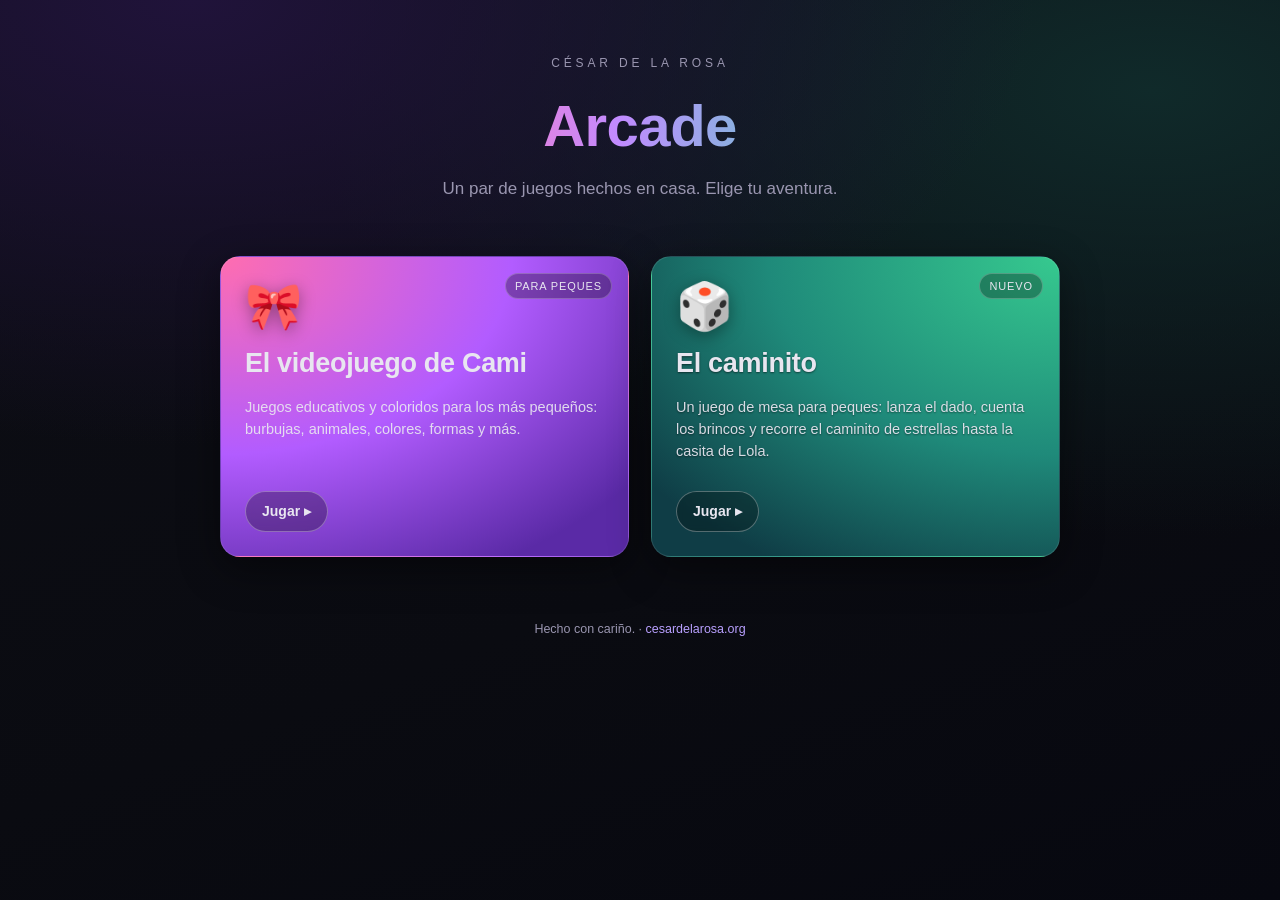
<file: index.html>
<!doctype html>
<html lang="es">
<head>
  <meta charset="utf-8">
  <meta name="viewport" content="width=device-width, initial-scale=1, viewport-fit=cover">
  <meta name="theme-color" content="#11131a">
  <title>Juegos · césar de la rosa</title>
  <meta name="description" content="Pequeña arcade de proyectos: el videojuego de Cami y El caminito, un juego de mesa para peques.">
  <link rel="icon" href="data:image/svg+xml,%3Csvg xmlns='http://www.w3.org/2000/svg' viewBox='0 0 100 100'%3E%3Ctext y='.9em' font-size='90'%3E🕹️%3C/text%3E%3C/svg%3E">
  <style>
    *{box-sizing:border-box;margin:0;padding:0}
    :root{--ink:#e8e6f0;--muted:#9a96b0}
    html,body{min-height:100%}
    body{
      font:16px/1.5 -apple-system,BlinkMacSystemFont,"Segoe UI",Roboto,Helvetica,Arial,sans-serif;
      color:var(--ink);
      background:
        radial-gradient(120% 90% at 15% 0%, #20133a 0%, transparent 55%),
        radial-gradient(120% 90% at 90% 10%, #102a2a 0%, transparent 55%),
        linear-gradient(160deg,#0d0e15,#0a0b11 60%,#070810);
      display:flex;flex-direction:column;align-items:center;
      padding:max(28px,6vh) 20px 40px;
    }
    header{text-align:center;margin-bottom:clamp(28px,6vh,56px)}
    .kicker{letter-spacing:.32em;text-transform:uppercase;font-size:12px;color:var(--muted)}
    h1{font-size:clamp(34px,7vw,58px);font-weight:800;letter-spacing:-.5px;margin:.18em 0 .12em;
       background:linear-gradient(90deg,#ff7ac1,#c08bff 45%,#5fd0c8);
       -webkit-background-clip:text;background-clip:text;color:transparent}
    header p{color:var(--muted);font-size:clamp(14px,2.5vw,17px)}
    .grid{display:grid;gap:22px;grid-template-columns:repeat(2,minmax(0,1fr));
          width:100%;max-width:840px}
    @media(max-width:680px){.grid{grid-template-columns:1fr}}
    .card{
      position:relative;display:flex;flex-direction:column;gap:14px;
      text-decoration:none;color:inherit;overflow:hidden;
      border-radius:20px;padding:26px 24px 24px;min-height:260px;
      border:1px solid rgba(255,255,255,.10);
      background:var(--bg);
      box-shadow:0 12px 40px rgba(0,0,0,.45);
      transition:transform .18s ease, box-shadow .18s ease, border-color .18s ease;
    }
    .card:hover{transform:translateY(-6px);box-shadow:0 22px 60px rgba(0,0,0,.55);
                border-color:rgba(255,255,255,.22)}
    .card:focus-visible{outline:2px solid #fff;outline-offset:3px}
    .cami{--bg:radial-gradient(130% 120% at 0% 0%,#ff6db0 0%,#b25cff 55%,#5a2aa6 100%)}
    .caminito{--bg:radial-gradient(130% 120% at 100% 0%,#36c98f 0%,#1f8a7a 55%,#0f3d46 100%)}
    .emoji{font-size:46px;line-height:1;filter:drop-shadow(0 4px 8px rgba(0,0,0,.35))}
    .card h2{font-size:clamp(22px,3.4vw,27px);font-weight:800;letter-spacing:-.3px}
    .card p{font-size:14.5px;opacity:.92}
    .caminito p,.caminito h2{text-shadow:0 1px 2px rgba(0,0,0,.5)}
    .spacer{flex:1}
    .play{align-self:flex-start;display:inline-flex;align-items:center;gap:8px;
          font-weight:700;font-size:14px;padding:9px 16px;border-radius:999px;
          background:rgba(0,0,0,.28);border:1px solid rgba(255,255,255,.30);
          backdrop-filter:blur(4px)}
    .card:hover .play{background:rgba(0,0,0,.42)}
    .tag{position:absolute;top:16px;right:16px;font-size:11px;letter-spacing:.08em;
         text-transform:uppercase;padding:4px 9px;border-radius:999px;
         background:rgba(0,0,0,.3);border:1px solid rgba(255,255,255,.22)}
    .pixel{font-family:"Courier New",monospace;font-weight:700}
    footer{margin-top:clamp(34px,7vh,64px);color:var(--muted);font-size:12.5px;text-align:center;max-width:540px}
    footer a{color:#b9a0ff;text-decoration:none}
    footer a:hover{text-decoration:underline}
    .disclaimer{margin-top:8px;opacity:.7;font-size:11.5px}
  </style>
</head>
<body>
  <header>
    <div class="kicker">césar de la rosa</div>
    <h1>Arcade</h1>
    <p>Un par de juegos hechos en casa. Elige tu aventura.</p>
  </header>

  <main class="grid">
    <a class="card cami" href="cami/">
      <span class="tag">para peques</span>
      <span class="emoji">🎀</span>
      <h2>El videojuego de Cami</h2>
      <p>Juegos educativos y coloridos para los más pequeños: burbujas, animales, colores, formas y más.</p>
      <span class="spacer"></span>
      <span class="play">Jugar ▸</span>
    </a>

    <a class="card caminito" href="cami/?juego=caminito">
      <span class="tag">nuevo</span>
      <span class="emoji">🎲</span>
      <h2>El caminito</h2>
      <p>Un juego de mesa para peques: lanza el dado, cuenta los brincos y recorre el caminito de estrellas hasta la casita de Lola.</p>
      <span class="spacer"></span>
      <span class="play">Jugar ▸</span>
    </a>
  </main>

  <footer>
    Hecho con cariño. ·
    <a href="https://cesardelarosa.org">cesardelarosa.org</a>
  </footer>
</body>
</html>
</file>
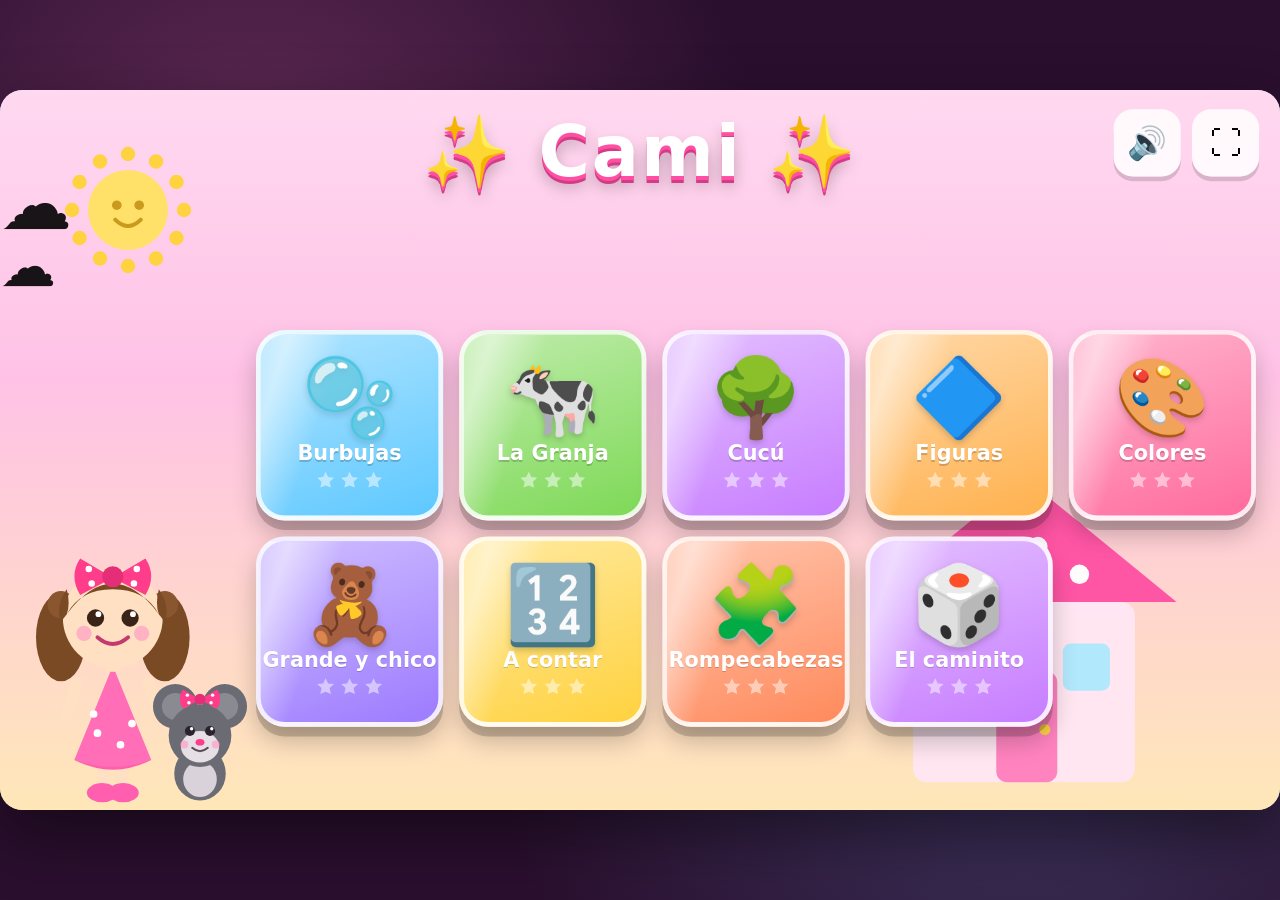
<file: cami/index.html>
<!doctype html>
<html lang="es">
<head>
  <meta charset="utf-8">
  <meta name="viewport" content="width=device-width, initial-scale=1, maximum-scale=1, user-scalable=no, viewport-fit=cover">
  <meta name="theme-color" content="#ff4fa3">
  <meta name="apple-mobile-web-app-capable" content="yes">
  <meta name="mobile-web-app-capable" content="yes">
  <title>El videojuego de Cami</title>
  <link rel="manifest" href="manifest.webmanifest">
  <link rel="icon" href="icon.svg" type="image/svg+xml">
  <link rel="apple-touch-icon" href="icon.svg">
  <link rel="stylesheet" href="css/base.css?v=6">
  <link rel="stylesheet" href="css/games.css?v=6">
</head>
<body>
  <div id="viewport">
    <div id="stage">
      <div id="scene"></div>
      <div id="hud"></div>
      <canvas id="fx" width="1600" height="900"></canvas>
      <div id="overlay"></div>
    </div>
  </div>

  <div id="rotate-overlay" hidden>
    <div class="rotate-card">
      <div class="rotate-phone">📱</div>
      <div class="rotate-text">¡Gira tu teléfono!</div>
      <div class="rotate-sub">Cami juega de lado 💖</div>
    </div>
  </div>

  <!-- motor (orden de dependencias) -->
  <script src="js/storage.js?v=6"></script>
  <script src="js/audio.js?v=6"></script>
  <script src="js/voces.js?v=6"></script>
  <script src="js/tts.js?v=6"></script>
  <script src="js/stage.js?v=6"></script>
  <script src="js/confetti.js?v=6"></script>
  <script src="js/drag.js?v=6"></script>
  <script src="js/characters.js?v=6"></script>
  <script src="js/shell.js?v=6"></script>
  <!-- juegos -->
  <script src="js/games/burbujas.js?v=6"></script>
  <script src="js/games/animales.js?v=6"></script>
  <script src="js/games/cucu.js?v=6"></script>
  <script src="js/games/figuras.js?v=6"></script>
  <script src="js/games/colores.js?v=6"></script>
  <script src="js/games/tamanos.js?v=6"></script>
  <script src="js/games/numeros.js?v=6"></script>
  <script src="js/games/rompecabezas.js?v=6"></script>
  <script src="js/games/caminito.js?v=6"></script>
  <!-- arranque -->
  <script src="js/home.js?v=6"></script>
  <script src="js/main.js?v=6"></script>
</body>
</html>
</file>
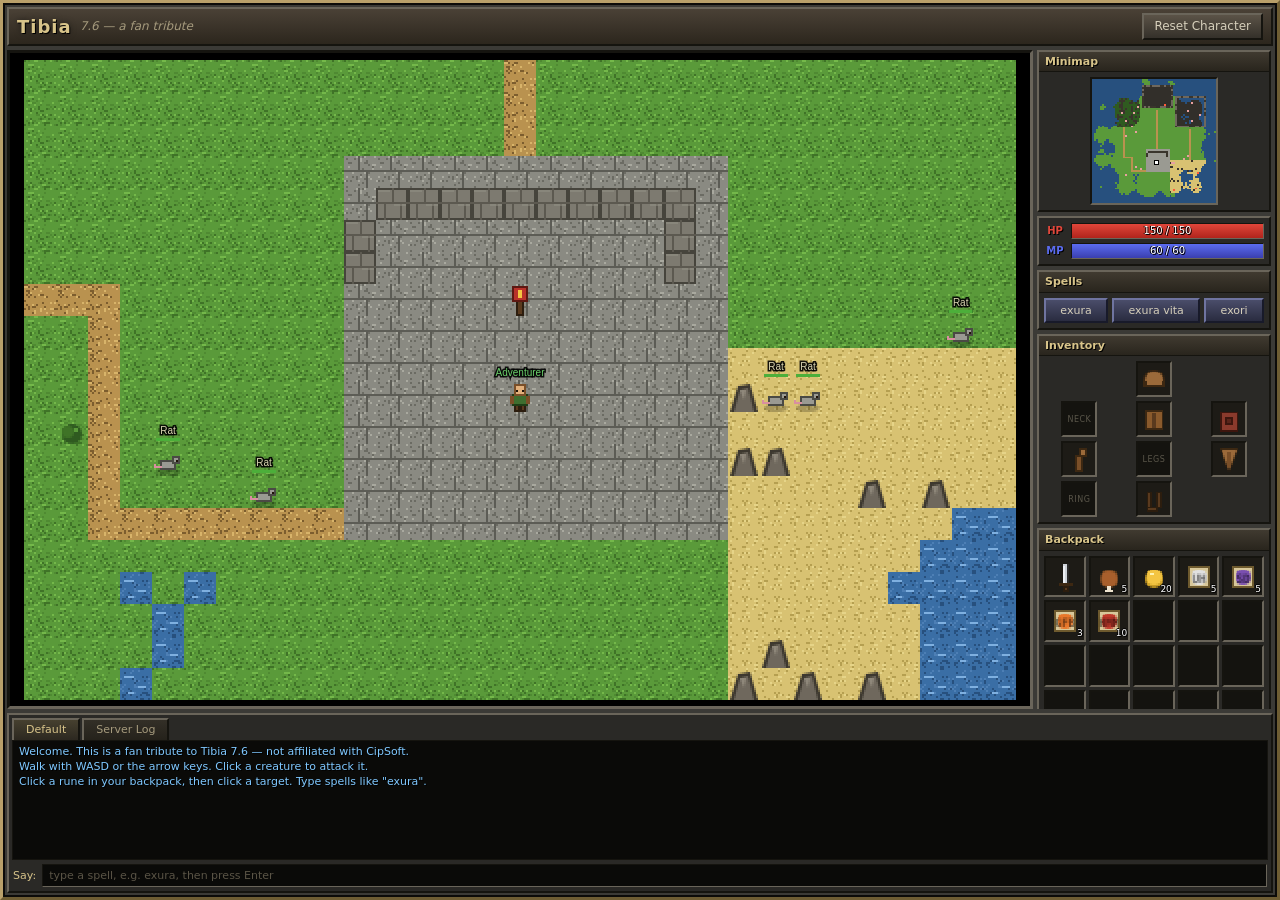
<file: tibia/index.html>
<!doctype html>
<html lang="en">
<head>
  <meta charset="utf-8">
  <meta name="viewport" content="width=device-width, initial-scale=1">
  <title>Tibia 7.6 — A Tribute</title>
  <link rel="stylesheet" href="css/style.css">
</head>
<body>
  <div id="client">
    <!-- title bar -->
    <header id="titlebar">
      <span class="title-logo">Tibia</span>
      <span class="title-sub">7.6 &mdash; a fan tribute</span>
      <div class="title-spacer"></div>
      <button id="reset-btn" class="tb-btn" title="Start a new character">Reset Character</button>
    </header>

    <div id="main">
      <!-- game world -->
      <section id="viewport-wrap">
        <canvas id="game" width="480" height="352"></canvas>
        <div id="viewport-frame"></div>
      </section>

      <!-- right side panels -->
      <aside id="sidebar">
        <div class="panel">
          <div class="panel-title">Minimap</div>
          <div class="panel-body minimap-body">
            <canvas id="minimap" width="128" height="128"></canvas>
          </div>
        </div>

        <div class="panel">
          <div class="panel-body status-body">
            <div class="bar-row">
              <span class="bar-label hp">HP</span>
              <div class="bar"><div id="hp-fill" class="bar-fill hp"></div><span id="hp-text" class="bar-text"></span></div>
            </div>
            <div class="bar-row">
              <span class="bar-label mana">MP</span>
              <div class="bar"><div id="mana-fill" class="bar-fill mana"></div><span id="mana-text" class="bar-text"></span></div>
            </div>
          </div>
        </div>

        <div class="panel">
          <div class="panel-title">Spells</div>
          <div class="panel-body spell-body">
            <button class="spell-btn" data-spell="exura" title="Light Healing (20 mana)">exura</button>
            <button class="spell-btn" data-spell="exura vita" title="Ultimate Healing (80 mana)">exura vita</button>
            <button class="spell-btn" data-spell="exori" title="Berserk (25 mana)">exori</button>
          </div>
        </div>

        <div class="panel">
          <div class="panel-title">Inventory</div>
          <div class="panel-body">
            <div id="equipment" class="paper-doll">
              <div class="doll-cell spacer"></div>
              <div class="doll-cell" data-slot="helmet"   data-label="head"></div>
              <div class="doll-cell spacer"></div>
              <div class="doll-cell" data-slot="amulet"   data-label="neck"></div>
              <div class="doll-cell" data-slot="armor"    data-label="body"></div>
              <div class="doll-cell" data-slot="backpack" data-label="bp"></div>
              <div class="doll-cell" data-slot="weapon"   data-label="hand"></div>
              <div class="doll-cell" data-slot="legs"     data-label="legs"></div>
              <div class="doll-cell" data-slot="shield"   data-label="hand"></div>
              <div class="doll-cell" data-slot="ring"     data-label="ring"></div>
              <div class="doll-cell" data-slot="boots"    data-label="feet"></div>
              <div class="doll-cell spacer"></div>
            </div>
          </div>
        </div>

        <div class="panel">
          <div class="panel-title">Backpack</div>
          <div class="panel-body">
            <div id="backpack" class="bp-grid"></div>
          </div>
        </div>

        <div class="panel">
          <div class="panel-title">Skills</div>
          <div class="panel-body" id="skills"></div>
        </div>

        <div class="panel">
          <div class="panel-title">Battle</div>
          <div class="panel-body" id="battle-list"></div>
        </div>
      </aside>
    </div>

    <!-- console -->
    <footer id="console">
      <div class="console-tabs">
        <button class="console-tab active" data-tab="default">Default</button>
        <button class="console-tab" data-tab="server">Server Log</button>
      </div>
      <div id="console-log"></div>
      <div class="console-input-row">
        <span class="say-label">Say:</span>
        <input id="chat-input" type="text" autocomplete="off" spellcheck="false"
               placeholder="type a spell, e.g. exura, then press Enter">
      </div>
    </footer>
  </div>

  <!-- loot window -->
  <div id="loot-window" class="floating-window hidden">
    <div class="window-title">
      <span>Loot</span>
      <button id="loot-close" class="window-close">×</button>
    </div>
    <div id="loot-items" class="bp-grid"></div>
  </div>

  <!-- death screen -->
  <div id="death-screen" class="hidden">
    <div class="death-card">
      <div class="death-title">You are dead.</div>
      <p>Your soul drifts back to the temple. You have lost some experience.</p>
      <button id="respawn-btn" class="tb-btn big">Enter Game</button>
    </div>
  </div>

  <script type="module" src="js/main.js"></script>
</body>
</html>
</file>
<file: cami/css/base.css>
/* ===== Reset y base ===== */
* { margin: 0; padding: 0; box-sizing: border-box; }
html, body {
  height: 100%;
  overflow: hidden;
  background: #2a0f2e;
  font-family: "Baloo 2", "Comic Sans MS", "Trebuchet MS", system-ui, sans-serif;
  overscroll-behavior: none;
  -webkit-user-select: none; user-select: none;
  -webkit-tap-highlight-color: transparent;
  touch-action: none;
}
button { font-family: inherit; cursor: pointer; border: none; background: none; }

/* ===== Viewport + escenario escalado ===== */
#viewport { position: fixed; inset: 0; display: flex; align-items: center; justify-content: center;
  background:
    radial-gradient(circle at 20% 20%, rgba(255,120,200,.25), transparent 40%),
    radial-gradient(circle at 80% 80%, rgba(120,180,255,.22), transparent 42%),
    #2a0f2e;
}
#stage {
  position: absolute; left: 50%; top: 50%;
  width: 1600px; height: 900px;
  margin-left: -800px; margin-top: -450px;
  transform-origin: center center;
  overflow: hidden;
  border-radius: 28px;
  background: linear-gradient(180deg, #aee9ff 0%, #d8f5ff 60%, #c6f0c0 100%);
  box-shadow: 0 30px 80px rgba(0,0,0,.45);
  touch-action: none;
}
#scene { position: absolute; inset: 0; }
#fx { position: absolute; inset: 0; pointer-events: none; z-index: 50; }
#hud { position: absolute; inset: 0; pointer-events: none; z-index: 40; }
#hud button { pointer-events: auto; }
#overlay { position: absolute; inset: 0; z-index: 60; pointer-events: none; }
#overlay.show { pointer-events: auto; }

/* ===== Overlay "gira el teléfono" ===== */
#rotate-overlay {
  position: fixed; inset: 0; z-index: 1000;
  display: none; align-items: center; justify-content: center;
  background: linear-gradient(160deg, #ff7ec0, #ff4fa3 60%, #c43a8e);
}
.rotate-card { text-align: center; color: #fff; }
.rotate-phone { font-size: 110px; animation: rotatePhone 2s ease-in-out infinite; }
.rotate-text { font-size: 44px; font-weight: 800; margin-top: 10px; text-shadow: 0 3px 0 rgba(0,0,0,.15); }
.rotate-sub { font-size: 26px; margin-top: 6px; opacity: .95; }
@keyframes rotatePhone {
  0%, 40% { transform: rotate(0deg); }
  60%, 100% { transform: rotate(90deg); }
}
@media (orientation: portrait) and (pointer: coarse) {
  #rotate-overlay:not([hidden]) { display: flex; }
}

/* ===== HUD (botón casa + estrellas de progreso) ===== */
.hud-home {
  position: absolute; left: 26px; top: 24px;
  width: 110px; height: 110px; border-radius: 28px;
  background: #fff; box-shadow: 0 8px 0 #d23b86, 0 14px 24px rgba(0,0,0,.25);
  display: flex; align-items: center; justify-content: center;
  transition: transform .12s;
}
.hud-home:active { transform: translateY(5px) scale(.96); box-shadow: 0 3px 0 #d23b86; }
.hud-home svg { width: 64px; height: 64px; }
.hud-stars {
  position: absolute; top: 30px; left: 50%; transform: translateX(-50%);
  display: flex; gap: 16px; background: rgba(255,255,255,.55);
  padding: 12px 22px; border-radius: 40px; backdrop-filter: blur(4px);
}
.hud-star {
  width: 56px; height: 56px; color: #ffffff;
  filter: drop-shadow(0 2px 2px rgba(0,0,0,.2));
  transition: transform .3s cubic-bezier(.2,1.6,.4,1);
}
.hud-star.on { color: #ffd23f; transform: scale(1.15); }
.hud-star svg { width: 100%; height: 100%; }

/* ===== Botones de esquina (mute / fullscreen) ===== */
.corner-btns { position: absolute; right: 26px; top: 24px; display: flex; gap: 14px; z-index: 5; }
.corner-btn {
  width: 84px; height: 84px; border-radius: 24px;
  background: rgba(255,255,255,.85); box-shadow: 0 6px 0 rgba(0,0,0,.15);
  display: flex; align-items: center; justify-content: center; font-size: 40px;
  transition: transform .12s;
}
.corner-btn:active { transform: translateY(4px); box-shadow: 0 2px 0 rgba(0,0,0,.15); }

/* ===== HOME ===== */
.home-sky { position: absolute; inset: 0; overflow: hidden;
  background: linear-gradient(180deg, #ffd9f0 0%, #ffc2e6 40%, #ffe7b8 100%); }
.home-sun { position: absolute; left: 70px; top: 60px; width: 180px; height: 180px; }
.home-sun .rays { animation: spin 26s linear infinite; transform-origin: 90px 90px; }
@keyframes spin { to { transform: rotate(360deg); } }
.home-cloud { position: absolute; font-size: 90px; opacity: .9; animation: drift 30s linear infinite; }
@keyframes drift { from { transform: translateX(-220px); } to { transform: translateX(1820px); } }
.home-house { position: absolute; right: 60px; bottom: 0; width: 520px; height: 520px; opacity: .95; }
.home-title {
  position: absolute; top: 26px; left: 50%; transform: translateX(-50%);
  font-size: 88px; font-weight: 900; color: #fff;
  text-shadow: 0 4px 0 #ff4fa3, 0 8px 0 #d23b86, 0 12px 18px rgba(0,0,0,.25);
  letter-spacing: 2px;
}
.home-title .spark { color: #ffd23f; }

.home-grid {
  position: absolute; left: 320px; top: 300px;
  display: grid; grid-template-columns: repeat(5, 234px); grid-auto-rows: 238px;
  gap: 20px;
}
.tile {
  border-radius: 36px; position: relative; overflow: hidden;
  display: flex; flex-direction: column; align-items: center; justify-content: center;
  box-shadow: 0 12px 0 rgba(0,0,0,.18), 0 18px 30px rgba(0,0,0,.22);
  border: 6px solid rgba(255,255,255,.85);
  transition: transform .14s cubic-bezier(.2,1.4,.4,1);
}
.tile:active { transform: scale(.93); }
.tile .tile-icon { font-size: 96px; line-height: 1; filter: drop-shadow(0 4px 4px rgba(0,0,0,.18)); }
.tile .tile-name { margin-top: 6px; font-size: 26px; font-weight: 800; color: #fff;
  text-shadow: 0 2px 0 rgba(0,0,0,.18); }
.tile .tile-stars { display: flex; gap: 4px; margin-top: 6px; }
.tile .tile-stars .s { width: 26px; height: 26px; color: rgba(255,255,255,.5); }
.tile .tile-stars .s.on { color: #ffd23f; }
.tile .tile-stars svg { width: 100%; height: 100%; }
.tile .shine { position: absolute; top: -40%; left: -30%; width: 60%; height: 180%;
  background: linear-gradient(90deg, transparent, rgba(255,255,255,.5), transparent);
  transform: rotate(18deg); animation: shine 5s ease-in-out infinite; }
@keyframes shine { 0%,70% { left: -40%; } 85%,100% { left: 130%; } }

/* Cami + Lola en el home (columna izquierda, sin tapar los tiles) */
.home-cami { position: absolute; left: 16px; bottom: 0; width: 250px; height: 360px;
  animation: bob 3s ease-in-out infinite; }
.home-lola { position: absolute; left: 180px; bottom: 0; width: 140px; height: 175px;
  animation: bob 3s ease-in-out infinite .4s; }
.home-cami:active, .home-lola:active { animation: jump .6s ease; }
@keyframes bob { 0%,100% { transform: translateY(0); } 50% { transform: translateY(-14px); } }
@keyframes jump { 0%{transform:translateY(0)} 30%{transform:translateY(-50px) scale(1.05)} 60%{transform:translateY(0)} 80%{transform:translateY(-16px)} 100%{transform:translateY(0)} }

/* ===== Celebración ===== */
.celebrate {
  position: absolute; inset: 0; display: flex; flex-direction: column;
  align-items: center; justify-content: center; gap: 20px;
  background: radial-gradient(circle at 50% 40%, rgba(255,140,210,.55), rgba(120,40,120,.75));
  opacity: 0; transition: opacity .35s;
}
.celebrate.in { opacity: 1; }
.celebrate .cel-cami { width: 280px; height: 360px; animation: jump 1s ease infinite; }
.celebrate .cel-text { font-size: 70px; font-weight: 900; color: #fff;
  text-shadow: 0 4px 0 #ff4fa3, 0 8px 16px rgba(0,0,0,.3); }
.celebrate .cel-stars { display: flex; gap: 24px; }
.celebrate .cel-stars .big { width: 110px; height: 110px; color: #ffd23f;
  filter: drop-shadow(0 6px 6px rgba(0,0,0,.3)); transform: scale(0); }
.celebrate .cel-stars .big.pop { animation: starIn .5s cubic-bezier(.2,1.8,.4,1) forwards; }
@keyframes starIn { to { transform: scale(1) rotate(0); } from { transform: scale(0) rotate(-40deg); } }
.celebrate .cel-btns { display: flex; gap: 40px; margin-top: 10px; }
.cel-btn { width: 140px; height: 140px; border-radius: 40px; background: #fff;
  box-shadow: 0 10px 0 #d23b86, 0 16px 26px rgba(0,0,0,.3);
  display: flex; align-items: center; justify-content: center; transition: transform .12s; }
.cel-btn:active { transform: translateY(6px); box-shadow: 0 4px 0 #d23b86; }
.cel-btn svg { width: 80px; height: 80px; }

/* ===== Animaciones compartidas para juegos ===== */
.wiggle { animation: wiggle .5s ease; }
@keyframes wiggle {
  0%,100% { transform: translateX(0) rotate(0); }
  20% { transform: translateX(-12px) rotate(-5deg); }
  40% { transform: translateX(12px) rotate(5deg); }
  60% { transform: translateX(-9px) rotate(-3deg); }
  80% { transform: translateX(9px) rotate(3deg); }
}
.pulse { animation: pulse 1.2s ease-in-out infinite; }
@keyframes pulse { 0%,100% { transform: scale(1); } 50% { transform: scale(1.12); } }
.blink { animation: blink 4s infinite; }
@keyframes blink { 0%,94%,100% { transform: scaleY(1); } 97% { transform: scaleY(.1); } }
.dragging { z-index: 30 !important; filter: drop-shadow(0 12px 14px rgba(0,0,0,.35)); }

/* ===== Manita de pista (estilo Bimi Boo) ===== */
.hint-hand {
  position: absolute; z-index: 45; pointer-events: none;
  font-size: 96px; line-height: 1;
  transform: translate(-26%, -12%);
  filter: drop-shadow(0 6px 8px rgba(0,0,0,.35));
}
.hint-hand .hh-inner { display: inline-block; animation: handTap .8s ease-in-out infinite; }
@keyframes handTap { 0%,100% { transform: scale(1) rotate(-8deg); } 50% { transform: scale(.85) rotate(-2deg); } }

/* ===== Cami porrista dentro de los juegos ===== */
.game-cami {
  position: absolute; left: 16px; bottom: 0; width: 190px; height: 266px;
  pointer-events: none; z-index: 4;
  animation: camiIdle 7s ease-in-out infinite;
}
@keyframes camiIdle {
  0%, 68%, 100% { transform: translateY(0); }
  72% { transform: translateY(-22px) rotate(-3deg); }
  76% { transform: translateY(0); }
  80% { transform: translateY(-12px) rotate(3deg); }
  84% { transform: translateY(0); }
}
.game-cami.cheer { animation: jump .7s ease; }

/* Botón grande genérico de juego */
.game-prompt {
  position: absolute; left: 50%; top: 150px; transform: translateX(-50%);
  background: rgba(255,255,255,.9); padding: 14px 36px; border-radius: 50px;
  font-size: 40px; font-weight: 800; color: #c43a6e; box-shadow: 0 6px 0 rgba(0,0,0,.12);
  max-width: 1000px; text-align: center;
}
.replay-prompt { display:flex; align-items:center; gap:10px; }
</file>
<file: cami/css/games.css>
/* ===== Animación de parpadeo para los personajes SVG ===== */
.blink-eyes { animation: blinkEyes 4.5s infinite; transform-box: fill-box; transform-origin: center; }
@keyframes blinkEyes { 0%,92%,100% { transform: scaleY(1); } 96% { transform: scaleY(.1); } }

/* contenedores de juego ocupan todo el escenario */
.g-burbujas, .g-animales, .g-cucu, .g-figuras, .g-colores, .g-tamanos, .g-numeros, .g-rompe {
  position: absolute; inset: 0; overflow: hidden;
}

/* ============ BURBUJAS ============ */
.g-burbujas { background: linear-gradient(180deg, #5ec8ff 0%, #aee9ff 55%, #d7f6ff 100%); }
.bubbles-bg { position: absolute; inset: 0;
  background: radial-gradient(circle at 30% 20%, rgba(255,255,255,.35), transparent 40%); }
.bubble {
  position: absolute; left: 0; top: 0; border-radius: 50%;
  display: flex; align-items: center; justify-content: center;
  background: radial-gradient(circle at 32% 28%, rgba(255,255,255,.9), rgba(180,235,255,.45) 45%, rgba(120,200,255,.3) 100%);
  box-shadow: inset 0 0 30px rgba(255,255,255,.6), 0 6px 18px rgba(0,80,140,.18);
  border: 3px solid rgba(255,255,255,.55);
  will-change: transform; cursor: pointer;
}
.bub-emoji { font-size: 96px; pointer-events: none; filter: drop-shadow(0 3px 3px rgba(0,0,0,.15)); }
.bub-shine { position: absolute; top: 16%; left: 20%; width: 26%; height: 26%;
  background: rgba(255,255,255,.8); border-radius: 50%; filter: blur(2px); pointer-events: none; }
.bubble.golden {
  border: 6px solid #ffd23f;
  background: radial-gradient(circle at 32% 28%, rgba(255,250,220,.95), rgba(255,225,130,.55) 45%, rgba(255,200,60,.4) 100%);
  box-shadow: 0 0 26px 6px rgba(255,210,63,.75), inset 0 0 30px rgba(255,255,255,.7);
}
.bubble.burst { animation: bubBurst .25s ease-out forwards; }
@keyframes bubBurst { to { transform: scale(1.5); opacity: 0; } }
/* panel de meta: "atrapa 3 de éstos" */
.bub-goal {
  position: absolute; left: 50%; top: 116px; transform: translateX(-50%);
  display: flex; gap: 14px; align-items: center; z-index: 8;
  background: rgba(255,255,255,.92); border: 5px solid #ffd23f;
  border-radius: 50px; padding: 10px 26px; box-shadow: 0 8px 16px rgba(0,0,0,.18);
}
.bub-goal .bg-slot { font-size: 64px; line-height: 1; filter: grayscale(1) opacity(.35);
  transition: filter .3s, transform .3s; }
.bub-goal .bg-slot.on { filter: none; animation: goalPop .5s cubic-bezier(.2,1.6,.4,1); }
@keyframes goalPop { 0% { transform: scale(.4); } 60% { transform: scale(1.35); } 100% { transform: scale(1); } }
.bub-zoom {
  position: absolute; left: 800px; top: 450px; transform: translate(-50%,-50%) scale(.2);
  font-size: 220px; pointer-events: none; animation: zoomFade .8s ease-out forwards;
  filter: drop-shadow(0 8px 10px rgba(0,0,0,.25)); z-index: 6;
}
@keyframes zoomFade {
  0% { transform: translate(-50%,-50%) scale(.2); opacity: 0; }
  30% { transform: translate(-50%,-50%) scale(1.1); opacity: 1; }
  75% { transform: translate(-50%,-50%) scale(1); opacity: 1; }
  100% { transform: translate(-50%,-50%) scale(1.1); opacity: 0; }
}

/* ============ ANIMALES ============ */
.g-animales { background: linear-gradient(180deg, #bdecff 0%, #e3f7ff 60%, #c6f0c0 100%); }
.farm-sky { position: absolute; inset: 0; background: linear-gradient(180deg, #aee9ff, #e6f7ff 55%, #bff0a8 56%, #9be084 100%); }
.farm-sun { position: absolute; left: 60px; top: 50px; font-size: 120px; }
.farm-barn { position: absolute; right: 70px; top: 120px; font-size: 200px; filter: drop-shadow(0 6px 6px rgba(0,0,0,.15)); }
.farm-grass { position: absolute; left: 0; right: 0; bottom: 0; height: 320px;
  background: linear-gradient(180deg, #8ee06f, #6cc94f); }
.farm-lola { position: absolute; left: 30px; bottom: 0; width: 150px; height: 180px; animation: bob 3s ease-in-out infinite; }
.animal-layer { position: absolute; inset: 0; }
.animal { position: absolute; bottom: 150px; width: 240px; height: 300px;
  display: flex; align-items: flex-end; justify-content: center; cursor: pointer; }
.animal .mound { position: absolute; bottom: 0; left: 50%; transform: translateX(-50%);
  width: 230px; height: 80px; background: radial-gradient(ellipse at center, #7ed957 60%, transparent 70%); }
.animal-emoji { font-size: 170px; pointer-events: none; filter: drop-shadow(0 5px 4px rgba(0,0,0,.2));
  animation: bob 3.4s ease-in-out infinite; }
.animal.spotlight .animal-emoji { animation: pulse 1s ease-in-out; }
.animal.spotlight::after { content: ''; position: absolute; bottom: 40px; left: 50%; transform: translateX(-50%);
  width: 260px; height: 260px; border-radius: 50%; background: radial-gradient(circle, rgba(255,255,180,.7), transparent 65%); }
.animal.jump .animal-emoji { animation: jump .7s ease; }

/* ============ CUCÚ ============ */
.g-cucu { background: linear-gradient(180deg, #cde1ff 0%, #eaf6ff 55%, #bde6a6 56%, #93d97f 100%); }
.cucu-sky { position: absolute; inset: 0; }
.cucu-ground { position: absolute; left: 0; right: 0; bottom: 0; height: 280px;
  background: linear-gradient(180deg, #8ee06f, #5fb84a); }
.bush-layer { position: absolute; inset: 0; }
.bush { position: absolute; bottom: 150px; width: 260px; height: 250px; cursor: pointer;
  transition: left .55s cubic-bezier(.45,0,.55,1); }
/* fila de amigos encontrados (incentivo de colección) */
.cucu-friends {
  position: absolute; left: 50%; bottom: 24px; transform: translateX(-50%);
  display: flex; gap: 14px; align-items: center; z-index: 6;
  background: rgba(255,255,255,.85); border: 5px solid #c77dff;
  border-radius: 50px; padding: 8px 24px; min-height: 86px; min-width: 120px;
  box-shadow: 0 8px 16px rgba(0,0,0,.18); pointer-events: none;
}
.cucu-friends:empty { opacity: 0; }
.cucu-friends .friend { font-size: 60px; line-height: 1; animation: goalPop .6s cubic-bezier(.2,1.6,.4,1); }
.cucu-friends.party .friend { animation: bounceUp .7s ease infinite; }
.cucu-friends.party .friend:nth-child(2n) { animation-delay: .15s; }
.bush-animal { position: absolute; bottom: 60px; left: 50%; transform: translateX(-50%) translateY(40px);
  font-size: 130px; z-index: 1; transition: transform .5s cubic-bezier(.2,1.3,.4,1); pointer-events: none;
  filter: drop-shadow(0 4px 3px rgba(0,0,0,.2)); }
.bush-animal.peek { transform: translateX(-50%) translateY(-135px); }
.bush-animal.tease { transform: translateX(-50%) translateY(-30px); }
.bush-leaves { position: absolute; left: 0; bottom: 0; width: 100%; height: 160px; z-index: 2; pointer-events: none; }
.bush-leaves .leaf { position: absolute; bottom: 0; border-radius: 50% 50% 45% 45%; background: #4faa3a; box-shadow: inset 0 8px 0 rgba(255,255,255,.12); }
.bush-leaves .l1 { left: 0; width: 130px; height: 120px; background: #57b542; }
.bush-leaves .l2 { left: 70px; width: 150px; height: 150px; background: #4faa3a; }
.bush-leaves .l3 { right: 0; width: 120px; height: 110px; background: #5dbd46; }
.bush.rustle { animation: wiggle .5s ease; }
.cucu-cloud { position: absolute; top: 0; left: -120%; width: 120%; height: 100%; z-index: 5;
  background: radial-gradient(circle at 20% 50%, #fff 22%, transparent 23%),
              radial-gradient(circle at 45% 40%, #fff 26%, transparent 27%),
              radial-gradient(circle at 70% 55%, #fff 24%, transparent 25%),
              linear-gradient(#fff,#fff); opacity: 0; }
.cucu-cloud.sweep { animation: cloudSweep 1.2s ease-in-out; }
@keyframes cloudSweep {
  0% { left: -120%; opacity: 1; } 50% { left: 0%; opacity: 1; } 100% { left: 120%; opacity: 1; }
}

/* ============ FIGURAS ============ */
.g-figuras { background: linear-gradient(180deg, #fff0d6, #ffe1c2); }
.fig-board { position: absolute; right: 90px; top: 100px; width: 560px; height: 720px;
  background: linear-gradient(160deg, #e9bd86, #cf9457); border-radius: 30px;
  box-shadow: inset 0 0 0 10px rgba(0,0,0,.08), 0 12px 24px rgba(0,0,0,.2); }
.fig-slot { position: absolute; left: 50%; transform: translateX(-50%); width: 200px; height: 200px;
  display: flex; align-items: center; justify-content: center; }
.fig-slot.lit { animation: slotLit .5s ease; }
@keyframes slotLit { 0%,100% { transform: translateX(-50%) scale(1); } 50% { transform: translateX(-50%) scale(1.12); } }
.fig-board.done { animation: wiggle .6s ease; }
.fig-tray { position: absolute; left: 110px; top: 100px; width: 280px; height: 790px; }
.fig-piece { position: absolute; left: 30px; width: 210px; height: 210px; cursor: grab; touch-action: none;
  filter: drop-shadow(0 6px 6px rgba(0,0,0,.2)); }
.g-figuras .game-cami { left: 600px; }

/* ============ COLORES ============ */
.g-colores { background: linear-gradient(180deg, #fff0f7, #ffe0ef); }
.col-items { position: absolute; inset: 0; }
/* pointer-events:none — la capa de canastas iba ENCIMA de los items y bloqueaba
   el mouse/touch (las canastas no necesitan eventos: son solo drop targets) */
.col-baskets { position: absolute; inset: 0; pointer-events: none; }
.col-item { position: absolute; width: 180px; height: 180px; cursor: grab; touch-action: none;
  display: flex; align-items: center; justify-content: center; }
.col-item span { font-size: 130px; pointer-events: none; filter: drop-shadow(0 4px 4px rgba(0,0,0,.18)); }
.col-item.stored { animation: stored .4s ease forwards; }
@keyframes stored { to { transform: translate(0,0) scale(.55); opacity: .85; } }
.basket { position: absolute; bottom: 50px; width: 280px; height: 250px; }
.basket .basket-dot { position: absolute; top: -10px; left: 50%; transform: translateX(-50%);
  width: 90px; height: 90px; border-radius: 50%; background: var(--c); border: 6px solid #fff;
  box-shadow: 0 4px 8px rgba(0,0,0,.2); }
.basket .basket-body { position: absolute; bottom: 0; left: 0; width: 100%; height: 180px;
  background: var(--c); border-radius: 20px 20px 36px 36px;
  clip-path: polygon(8% 0, 92% 0, 100% 100%, 0 100%);
  box-shadow: inset 0 -16px 0 rgba(0,0,0,.12), 0 8px 16px rgba(0,0,0,.2);
  border-top: 8px solid rgba(255,255,255,.6); }
.basket.cheer { animation: bounceUp .6s ease; }
@keyframes bounceUp { 0%,100% { transform: translateY(0); } 40% { transform: translateY(-26px); } }

/* ============ TAMAÑOS ============ */
.g-tamanos { background: linear-gradient(180deg, #efe6ff, #ded0ff); }
.tam-char { position: absolute; text-align: center; }
.tam-cami { right: 130px; top: 110px; width: 360px; height: 440px; }
.tam-lola { right: 175px; top: 560px; width: 210px; height: 250px; }
.tam-char .tam-label { font-size: 34px; font-weight: 800; color: #7a4ad0; margin-top: -10px; }
.tam-tray-zone { position: absolute; inset: 0; }
.size-tray { position: absolute; border-radius: 50%; background: radial-gradient(circle at 35% 30%, #fff, #ffe3f2);
  border: 8px solid #ff9ec4; box-shadow: 0 8px 16px rgba(0,0,0,.2); cursor: grab; touch-action: none;
  display: flex; align-items: center; justify-content: center; }
.size-tray.big { width: 240px; height: 240px; }
.size-tray.small { width: 190px; height: 190px; }
.size-tray .size-emoji { pointer-events: none; filter: drop-shadow(0 3px 3px rgba(0,0,0,.18)); }
.size-tray.big .size-emoji { font-size: 150px; }
.size-tray.small .size-emoji { font-size: 84px; }
.tam-char.hug { animation: hug .5s ease; }
@keyframes hug { 0%,100% { transform: scale(1); } 40% { transform: scale(1.08,.94); } }
.tam-char.dance { animation: danceWobble .8s ease infinite; }
@keyframes danceWobble { 0%,100% { transform: rotate(-4deg); } 50% { transform: rotate(4deg); } }

/* ============ NÚMEROS ============ */
.g-numeros { background: linear-gradient(180deg, #fff7d6, #ffe9a8); }
.num-lola { position: absolute; right: 140px; top: 230px; width: 360px; height: 420px; }
.num-mouth { position: absolute; left: 50%; top: 52%; transform: translateX(-50%); width: 170px; height: 130px; }
.num-lola.chomp { animation: chomp .35s ease; }
@keyframes chomp { 0%,100% { transform: scale(1); } 50% { transform: scale(1.06,.93); } }
.num-bubble { position: absolute; right: 120px; top: 50px; }
.num-bubble .bubble-in { background: #fff; border-radius: 40px; padding: 16px 30px; font-size: 64px;
  box-shadow: 0 8px 16px rgba(0,0,0,.15); border: 5px solid #ffd23f; }
.num-plates { position: absolute; inset: 0; }
.quesito { position: absolute; bottom: 140px; width: 180px; height: 180px; cursor: grab; touch-action: none;
  display: flex; align-items: center; justify-content: center; }
.quesito span:first-child { font-size: 120px; pointer-events: none; filter: drop-shadow(0 4px 3px rgba(0,0,0,.18)); }
.quesito .plate { position: absolute; bottom: 6px; left: 50%; transform: translateX(-50%);
  width: 150px; height: 26px; border-radius: 50%; background: rgba(0,0,0,.12); z-index: -1; }
.num-big { position: absolute; left: 360px; top: 280px; font-size: 240px; font-weight: 900; color: #ffb400;
  text-shadow: 0 6px 0 #d98e00, 0 10px 18px rgba(0,0,0,.25); transform: scale(0); pointer-events: none; }
.num-big.pop { animation: numPop .6s cubic-bezier(.2,1.6,.4,1); }
@keyframes numPop { 0% { transform: scale(0) rotate(-20deg); } 60% { transform: scale(1.2); } 100% { transform: scale(1) rotate(0); } }

/* ============ ROMPECABEZAS ============ */
.g-rompe { background: linear-gradient(180deg, #ffe7d6, #ffd9c2); }
.puz-board { position: absolute; left: 820px; top: 190px; width: 700px; height: 520px;
  background: #fff; border: 10px solid #fff; border-radius: 18px;
  box-shadow: 0 12px 26px rgba(0,0,0,.25); overflow: hidden; }
.puz-guide { position: absolute; inset: 0; opacity: .18; }
.puz-guide svg, .puz-solved svg { display: block; }
.puz-cells { position: absolute; inset: 0; }
.puz-cell { position: absolute; box-sizing: border-box; border: 3px dashed rgba(120,120,120,.5); }
.puz-solved { position: absolute; inset: 0; opacity: 0; transition: opacity .4s; }
.puz-solved.show { opacity: 1; }
.puz-tray { position: absolute; left: 0; top: 150px; width: 800px; height: 720px; }
.puz-piece { position: absolute; cursor: grab; touch-action: none; overflow: hidden; border-radius: 8px;
  box-shadow: 0 6px 12px rgba(0,0,0,.25); background: #fff; }
.puz-piece svg { display: block; }
.puz-piece.set { box-shadow: 0 0 0 2px rgba(255,255,255,.6); }
.puz-board.celebrate-puz { animation: puzCheer .9s ease; }
@keyframes puzCheer { 0%,100% { transform: scale(1) rotate(0); } 30% { transform: scale(1.04) rotate(-1.5deg); } 60% { transform: scale(1.04) rotate(1.5deg); } }

/* ============ CAMINITO (juego de mesa) ============ */
.g-caminito { position: absolute; inset: 0; overflow: hidden;
  background: linear-gradient(180deg, #cdeeff 0%, #e9fbdd 55%, #cdf2b4 100%); }
.cam-deco { position: absolute; inset: 0; pointer-events: none; }
.cam-deco span { position: absolute; opacity: .85; }
.cam-road { position: absolute; inset: 0; pointer-events: none; }

.cam-tile { position: absolute; border-radius: 50%; border: 7px solid #fff;
  box-shadow: 0 8px 14px rgba(0,0,0,.16), inset 0 -8px 0 rgba(0,0,0,.08);
  display: flex; align-items: center; justify-content: center; }
.cam-tile .deco { font-size: 60px; pointer-events: none;
  filter: drop-shadow(0 3px 3px rgba(0,0,0,.18)); }
.cam-tile.star-tile { border-color: #ffd23f;
  background: radial-gradient(circle at 35% 30%, #fffbe8, #ffe9a8);
  box-shadow: 0 0 24px rgba(255,210,63,.7), 0 8px 14px rgba(0,0,0,.16); }
.cam-tile .tstar { font-size: 72px; pointer-events: none;
  animation: camTwinkle 1.8s ease-in-out infinite;
  filter: drop-shadow(0 3px 3px rgba(0,0,0,.2)); }
@keyframes camTwinkle { 0%,100% { transform: scale(1) rotate(-8deg); } 50% { transform: scale(1.18) rotate(8deg); } }
.cam-tile .tstar.got { animation: camStarGot .8s ease forwards; }
@keyframes camStarGot { 30% { transform: scale(1.5) rotate(20deg); opacity: 1; }
  100% { transform: scale(2.4) rotate(40deg); opacity: 0; } }
.cam-tile.stomp { animation: camStomp .45s ease; }
@keyframes camStomp { 0%,100% { transform: scale(1); } 35% { transform: scale(.88); } 70% { transform: scale(1.06); } }

.cam-house { position: absolute; left: 985px; top: 75px; width: 210px; height: 210px; pointer-events: none; }
.cam-goal-lola { position: absolute; left: 1010px; top: 178px; width: 112px; height: 132px;
  animation: bob 3s ease-in-out infinite; pointer-events: none; }
.cam-goal-lola.cheer { animation: jump .8s ease infinite; }

.cam-token { position: absolute; width: 120px; height: 168px; z-index: 7; pointer-events: none;
  transition: left .42s cubic-bezier(.5,0,.5,1), top .42s cubic-bezier(.5,0,.5,1); }
.cam-token .cam-shadow { position: absolute; bottom: 0; left: 50%; transform: translateX(-50%);
  width: 84px; height: 16px; border-radius: 50%; background: rgba(0,0,0,.16); }
.cam-token-in { position: absolute; inset: 0 5px 10px 5px; animation: bob 3.2s ease-in-out infinite; }
.cam-token-in.hop { animation: camHop .42s cubic-bezier(.4,0,.6,1); }
@keyframes camHop { 0% { transform: translateY(0) scale(1); }
  40% { transform: translateY(-80px) scale(1.04,.98); }
  85% { transform: translateY(2px) scale(1.1,.88); }
  100% { transform: translateY(0) scale(1); } }

.cam-die { position: absolute; left: 1205px; top: 165px; width: 190px; height: 190px; border-radius: 40px;
  background: linear-gradient(160deg, #ffffff, #ffe3f2); border: 10px solid #ff7ec0;
  box-shadow: 0 12px 0 #e05a9e, 0 18px 26px rgba(0,0,0,.25); cursor: pointer; z-index: 8; padding: 0; }
.cam-die:active { transform: translateY(5px); box-shadow: 0 6px 0 #e05a9e; }
.cam-die.off { opacity: .45; pointer-events: none; filter: saturate(.5); }
.cam-die:not(.off)::after { content: ''; position: absolute; inset: -22px; border-radius: 52px;
  border: 6px dashed rgba(255,126,192,.6); animation: camSpin 7s linear infinite; pointer-events: none; }
@keyframes camSpin { to { transform: rotate(360deg); } }
.cam-die.rolling { animation: camShake .14s linear infinite; }
@keyframes camShake { 0%,100% { transform: rotate(-7deg) scale(1.04); } 50% { transform: rotate(7deg) scale(1.04); } }
.die-face { position: absolute; inset: 0; }
.die-dot { position: absolute; width: 40px; height: 40px; border-radius: 50%; background: #e62e78;
  transform: translate(-50%,-50%); box-shadow: inset 0 -6px 0 rgba(0,0,0,.15); }

.cam-roll-num { position: absolute; left: 1245px; top: 180px; width: 120px; text-align: center;
  font-size: 170px; font-weight: 900; color: #b35ce0; line-height: 1;
  text-shadow: 0 6px 0 #8a3cb8, 0 12px 18px rgba(0,0,0,.25);
  transform: scale(0); pointer-events: none; z-index: 9; }
.cam-roll-num.pop { animation: numPop .65s cubic-bezier(.2,1.6,.4,1); }
</file>
<file: tibia/css/style.css>
/* style.css — a recreation of the classic Tibia 7.6 client chrome.
   Stone-gray beveled panels, red HP / blue-violet mana, paper-doll, console. */

* { box-sizing: border-box; margin: 0; padding: 0; }

:root {
  --stone:      #3b3a36;
  --stone-dark: #2a2926;
  --stone-darker:#1b1a17;
  --bevel-lt:   #6a655a;
  --bevel-dk:   #15140f;
  --tan:        #b9a06a;
  --tan-dk:     #6e5d33;
  --gold:       #d8c48a;
  --text:       #d6cfbb;
  --hp:         #b0241c;
  --hp-lt:      #e0463a;
  --mana:       #3a3fb0;
  --mana-lt:    #5b6cf0;
}

html, body {
  height: 100%;
  background:
    radial-gradient(120% 120% at 50% 0%, #2b2620 0%, #131210 70%, #0a0908 100%);
  color: var(--text);
  font: 12px/1.4 Verdana, Tahoma, "DejaVu Sans", sans-serif;
  -webkit-font-smoothing: none;
}

canvas { image-rendering: pixelated; image-rendering: crisp-edges; }

/* ---------------- outer client frame (fills the window) ---------------- */
#client {
  width: 100%;
  height: 100vh;
  margin: 0;
  display: flex;
  flex-direction: column;
  background: var(--stone);
  border: 3px solid;
  border-color: var(--tan) var(--tan-dk) var(--tan-dk) var(--tan);
  box-shadow: inset 0 0 0 2px #0c0b09;
  padding: 4px;
}

#titlebar {
  display: flex; align-items: center; gap: 8px;
  padding: 4px 8px;
  background: linear-gradient(#4a4136, #2c261d);
  border: 2px solid; border-color: var(--bevel-lt) var(--bevel-dk) var(--bevel-dk) var(--bevel-lt);
  margin-bottom: 4px;
}
.title-logo {
  font-weight: bold; font-size: 18px; letter-spacing: 1px;
  color: var(--gold); text-shadow: 1px 1px 0 #000, 0 0 6px #00000080;
}
.title-sub { color: #a59a7d; font-style: italic; }
.title-spacer { flex: 1; }

.tb-btn {
  font: inherit; color: var(--text); cursor: pointer;
  background: linear-gradient(#5b5347, #34302a);
  border: 2px solid; border-color: var(--bevel-lt) var(--bevel-dk) var(--bevel-dk) var(--bevel-lt);
  padding: 3px 10px;
}
.tb-btn:hover { background: linear-gradient(#6a6154, #3c372f); color: #fff; }
.tb-btn:active { border-color: var(--bevel-dk) var(--bevel-lt) var(--bevel-lt) var(--bevel-dk); }
.tb-btn.big { font-size: 14px; padding: 8px 20px; margin-top: 12px; }

/* ---------------- main row (fills remaining height) ---------------- */
#main { display: flex; gap: 4px; align-items: stretch; flex: 1; min-height: 0; }

/* viewport grows to fill; the canvas is centred and letterboxed in black */
#viewport-wrap {
  position: relative; flex: 1; min-width: 0; min-height: 0;
  display: flex; align-items: center; justify-content: center;
  background: #000;
  border: 3px solid; border-color: var(--bevel-dk) var(--bevel-lt) var(--bevel-lt) var(--bevel-dk);
}
#game { display: block; background: #000; }
#viewport-frame { display: none; }

/* ---------------- sidebar ---------------- */
#sidebar {
  width: 236px; flex: none; align-self: stretch; min-height: 0;
  overflow-y: auto; overflow-x: hidden;
  display: flex; flex-direction: column; gap: 4px;
  padding-right: 2px;
}
#sidebar::-webkit-scrollbar { width: 10px; }
#sidebar::-webkit-scrollbar-track { background: var(--stone-darker); }
#sidebar::-webkit-scrollbar-thumb {
  background: linear-gradient(#5b5347, #34302a);
  border: 1px solid var(--bevel-dk);
}

.panel {
  background: var(--stone-dark);
  border: 2px solid; border-color: var(--bevel-lt) var(--bevel-dk) var(--bevel-dk) var(--bevel-lt);
}
.panel-title {
  background: linear-gradient(#403a30, #29251d);
  color: var(--gold); font-weight: bold; font-size: 11px;
  padding: 2px 6px; border-bottom: 1px solid var(--bevel-dk);
  text-shadow: 1px 1px 0 #000;
}
.panel-body { padding: 5px; }

.minimap-body { display: flex; justify-content: center; }
#minimap {
  width: 128px; height: 128px; background: #000;
  border: 2px solid; border-color: var(--bevel-dk) var(--bevel-lt) var(--bevel-lt) var(--bevel-dk);
}

/* ---------------- status bars ---------------- */
.status-body { display: flex; flex-direction: column; gap: 4px; }
.bar-row { display: flex; align-items: center; gap: 5px; }
.bar-label { width: 22px; font-weight: bold; font-size: 10px; text-align: center; text-shadow: 1px 1px 0 #000; }
.bar-label.hp { color: var(--hp-lt); }
.bar-label.mana { color: var(--mana-lt); }
.bar {
  position: relative; flex: 1; height: 16px; background: #0c0b09;
  border: 1px solid; border-color: var(--bevel-dk) var(--bevel-lt) var(--bevel-lt) var(--bevel-dk);
  overflow: hidden;
}
.bar-fill { position: absolute; left: 0; top: 0; height: 100%; transition: width .15s linear; }
.bar-fill.hp   { background: linear-gradient(var(--hp-lt), var(--hp)); }
.bar-fill.mana { background: linear-gradient(var(--mana-lt), var(--mana)); }
.bar-text {
  position: absolute; inset: 0; display: flex; align-items: center; justify-content: center;
  font-size: 10px; color: #fff; text-shadow: 1px 1px 0 #000, -1px 0 0 #000;
}

/* ---------------- spells ---------------- */
.spell-body { display: flex; flex-wrap: wrap; gap: 4px; }
.spell-btn {
  font: inherit; font-size: 11px; color: var(--text); cursor: pointer; flex: 1 1 auto;
  background: linear-gradient(#4a4d6a, #2a2c40);
  border: 2px solid; border-color: #6f74a0 #181a2a #181a2a #6f74a0;
  padding: 3px 6px;
}
.spell-btn:hover { color: #fff; background: linear-gradient(#585c80, #34374f); }
.spell-btn:active { border-color: #181a2a #6f74a0 #6f74a0 #181a2a; }
.spell-btn.exhausted { opacity: .45; filter: grayscale(.6); cursor: not-allowed; }

/* ---------------- paper-doll ---------------- */
.paper-doll {
  display: grid; grid-template-columns: repeat(3, 1fr); gap: 4px;
  justify-items: center;
}
.doll-cell {
  position: relative; width: 36px; height: 36px;
  background: #14130f;
  border: 2px solid; border-color: var(--bevel-dk) var(--bevel-lt) var(--bevel-lt) var(--bevel-dk);
  display: flex; align-items: center; justify-content: center; cursor: pointer;
}
.doll-cell.spacer { background: transparent; border: none; cursor: default; }
.doll-cell[data-label]:not(.filled)::after {
  content: attr(data-label); position: absolute; font-size: 8px; color: #5a564a;
  text-transform: uppercase; letter-spacing: .5px;
}
.doll-cell.filled { background: #1d1b16; }
.doll-cell:hover.filled { outline: 1px solid var(--gold); }
.doll-cell canvas { image-rendering: pixelated; }

/* ---------------- backpack & loot grids ---------------- */
.bp-grid { display: grid; grid-template-columns: repeat(5, 1fr); gap: 3px; }
.bp-cell {
  position: relative; aspect-ratio: 1 / 1; min-height: 34px;
  background: #14130f;
  border: 2px solid; border-color: var(--bevel-dk) var(--bevel-lt) var(--bevel-lt) var(--bevel-dk);
  display: flex; align-items: center; justify-content: center;
}
.bp-cell.filled { cursor: pointer; background: #1d1b16; }
.bp-cell.filled:hover { outline: 1px solid var(--gold); }
.bp-cell canvas { image-rendering: pixelated; }
.bp-count {
  position: absolute; right: 1px; bottom: 0; font-size: 9px; color: #fff;
  text-shadow: 1px 1px 0 #000, -1px 0 0 #000, 0 -1px 0 #000;
}

/* ---------------- skills ---------------- */
.skill-row {
  display: flex; justify-content: space-between; font-size: 11px;
  padding: 1px 2px; border-bottom: 1px dotted #00000040;
}
.skill-row span:first-child { color: #a59a7d; }
.skill-row span:last-child { color: #f0e8d0; font-weight: bold; }

/* ---------------- battle list ---------------- */
.battle-row {
  display: flex; align-items: center; gap: 5px; padding: 2px;
  cursor: pointer; border: 1px solid transparent;
}
.battle-row:hover { background: #00000030; }
.battle-row.targeted { background: #5a181230; border-color: var(--hp); }
.battle-row canvas { image-rendering: pixelated; flex: none; }
.battle-info { flex: 1; min-width: 0; }
.battle-name { font-size: 10px; color: var(--text); white-space: nowrap; overflow: hidden; text-overflow: ellipsis; }
.battle-hp { height: 5px; background: #0c0b09; border: 1px solid #000; margin-top: 1px; }
.battle-hp-fill { height: 100%; background: linear-gradient(#5fbf4a, #2f7a24); }
.battle-empty { font-size: 10px; color: #6a6354; font-style: italic; padding: 2px; }

/* ---------------- console ---------------- */
#console {
  margin-top: 4px;
  background: var(--stone-dark);
  border: 2px solid; border-color: var(--bevel-lt) var(--bevel-dk) var(--bevel-dk) var(--bevel-lt);
}
.console-tabs { display: flex; gap: 2px; padding: 3px 3px 0; }
.console-tab {
  font: inherit; font-size: 11px; color: #a59a7d; cursor: pointer;
  background: linear-gradient(#332f27, #25221b);
  border: 2px solid; border-color: var(--bevel-lt) var(--bevel-dk) var(--bevel-dk) var(--bevel-lt);
  border-bottom: none; padding: 2px 12px;
}
.console-tab.active { color: var(--gold); background: linear-gradient(#46402f, #2c2820); }
#console-log {
  height: 120px; overflow-y: auto; background: #0a0a08;
  border: 1px solid var(--bevel-dk); margin: 0 3px;
  padding: 3px 6px; font-size: 11px;
}
#console-log::-webkit-scrollbar { width: 10px; }
#console-log::-webkit-scrollbar-thumb { background: #34302a; border: 1px solid #000; }
.log-line { white-space: pre-wrap; word-break: break-word; text-shadow: 1px 1px 0 #000; }
.console-input-row { display: flex; align-items: center; gap: 6px; padding: 4px; }
.say-label { color: var(--gold); font-size: 11px; }
#chat-input {
  flex: 1; font: inherit; font-size: 11px; color: #f0e8d0;
  background: #0a0a08; border: 1px solid; border-color: var(--bevel-dk) var(--bevel-lt) var(--bevel-lt) var(--bevel-dk);
  padding: 3px 6px;
}
#chat-input:focus { outline: 1px solid var(--tan-dk); }
#chat-input::placeholder { color: #5a5446; }

/* ---------------- floating windows ---------------- */
.floating-window {
  position: fixed; top: 90px; left: 50%; transform: translateX(-50%);
  width: 220px; background: var(--stone);
  border: 3px solid; border-color: var(--tan) var(--tan-dk) var(--tan-dk) var(--tan);
  box-shadow: 0 8px 30px rgba(0,0,0,.6); z-index: 30;
}
.window-title {
  display: flex; align-items: center; justify-content: space-between;
  background: linear-gradient(#4a4136, #2c261d); color: var(--gold);
  font-weight: bold; padding: 3px 6px; border-bottom: 1px solid var(--bevel-dk);
}
.window-close {
  font: inherit; font-weight: bold; color: var(--text); cursor: pointer;
  background: #5b1812; border: 1px solid #000; width: 18px; height: 18px; line-height: 1;
}
.window-close:hover { background: #7d201a; color: #fff; }
#loot-items { padding: 6px; }
.loot-empty { padding: 8px; font-style: italic; color: #8a8270; }

/* ---------------- death screen ---------------- */
#death-screen {
  position: fixed; inset: 0; z-index: 40;
  background: rgba(5,3,3,.82);
  display: flex; align-items: center; justify-content: center;
}
.death-card {
  width: 360px; text-align: center; padding: 28px;
  background: var(--stone);
  border: 3px solid; border-color: #7d201a #3a0d09 #3a0d09 #7d201a;
  box-shadow: 0 0 60px #00000080;
}
.death-title {
  font-size: 28px; font-weight: bold; color: #e0463a;
  text-shadow: 2px 2px 0 #000; margin-bottom: 10px;
}
.death-card p { color: #b8b0a0; }

.hidden { display: none !important; }

/* small screens: stack the world above the sidebar */
@media (max-width: 760px) {
  #client { height: auto; min-height: 100vh; }
  #main { flex-direction: column; align-items: stretch; }
  #viewport-wrap { min-height: 55vh; }
  #sidebar { width: 100%; align-self: stretch; max-height: 40vh; }
}
</file>
